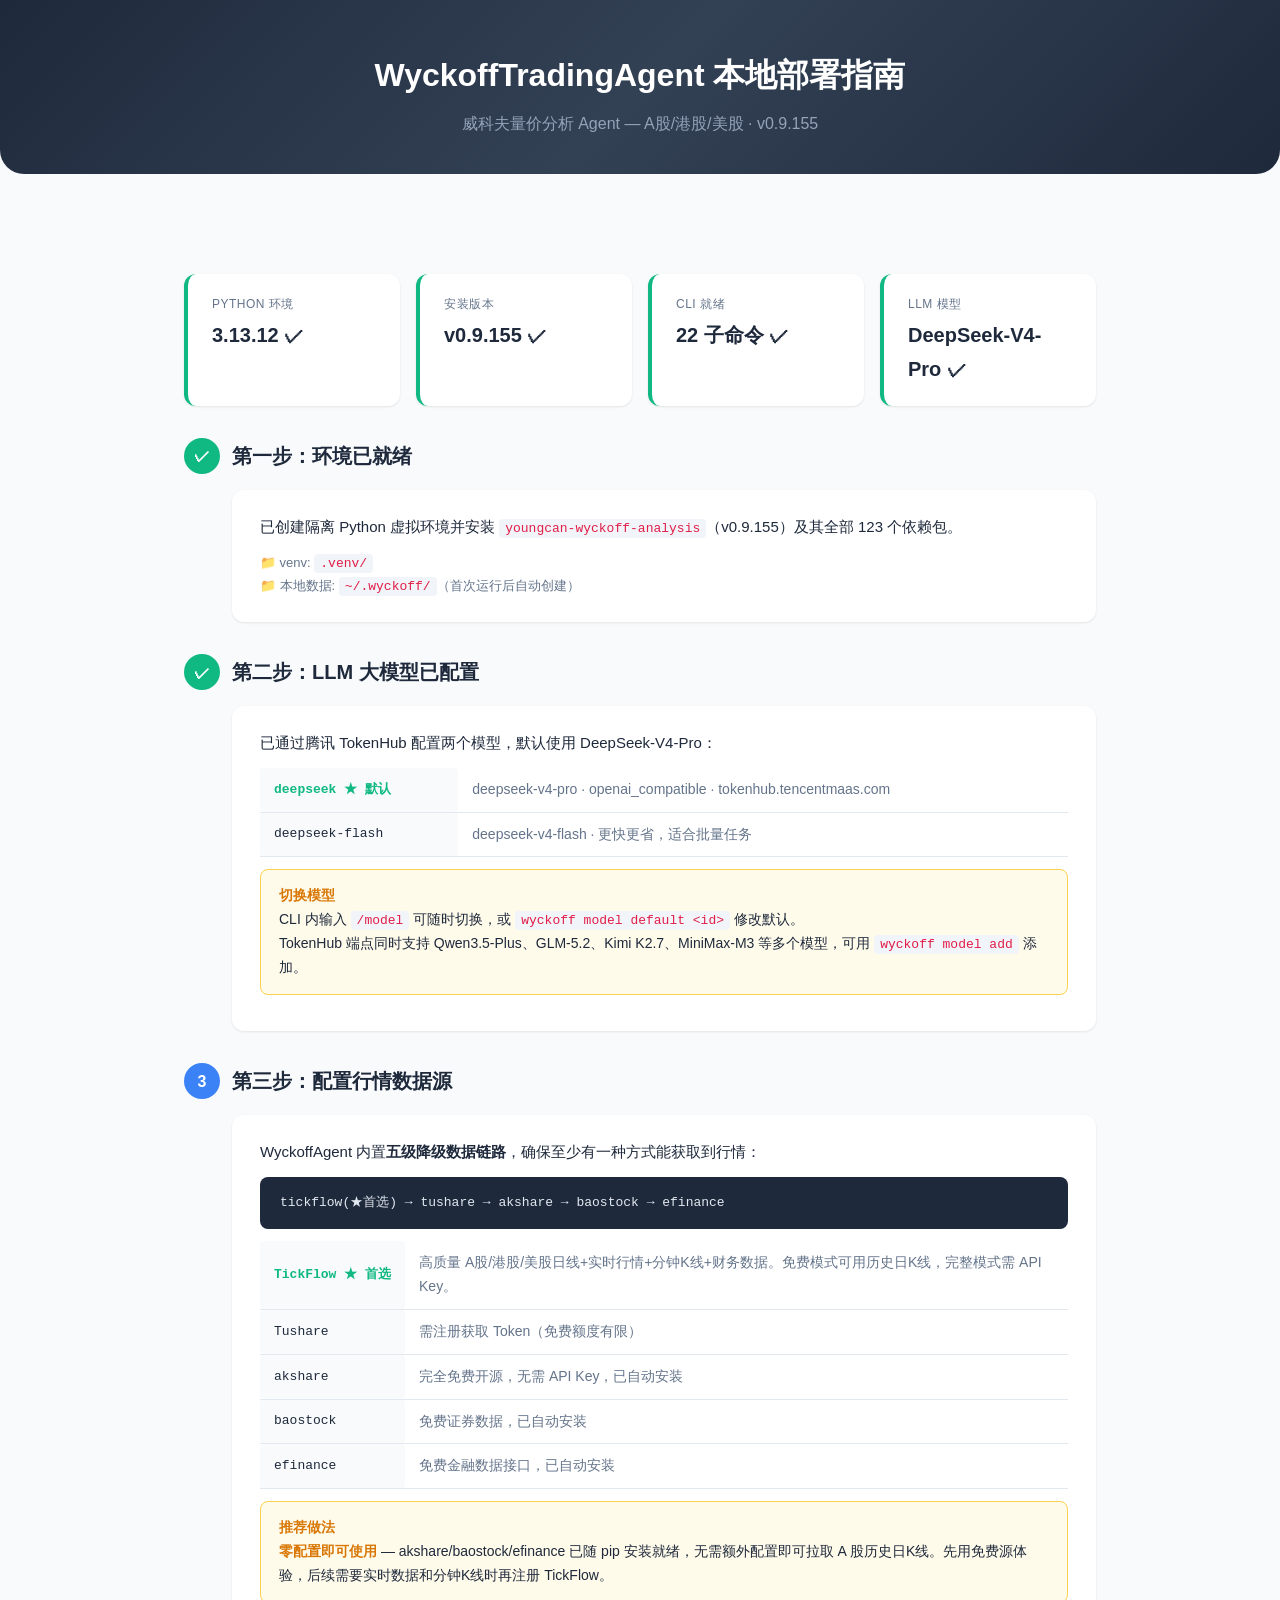
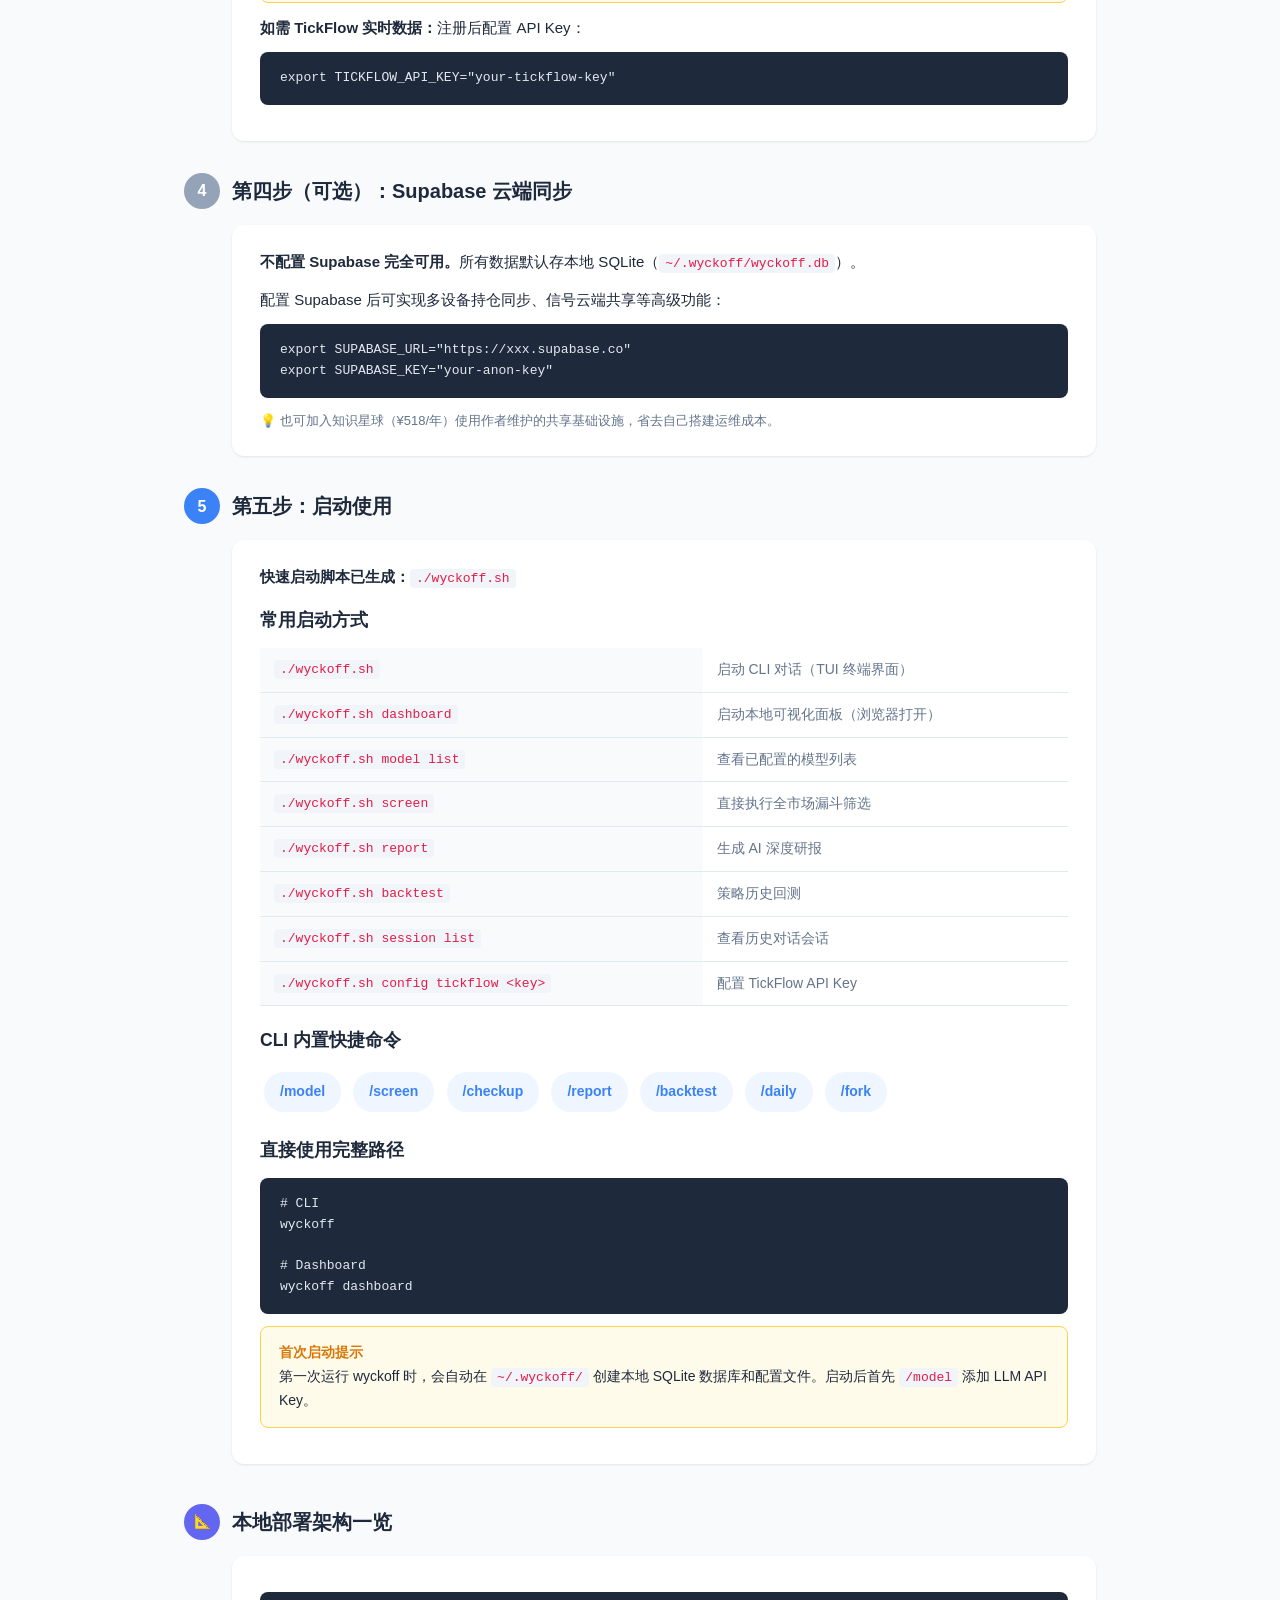
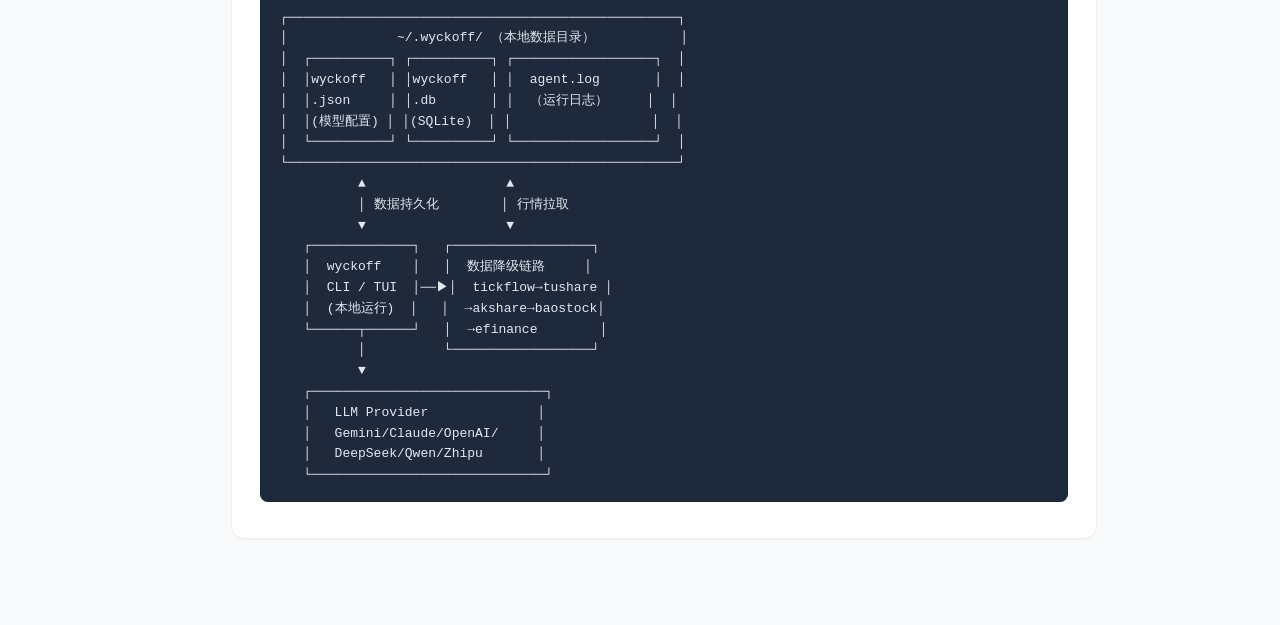
<file: wyckoff-guide.html>
<!DOCTYPE html>
<html lang="zh-CN">
<head>
<meta charset="UTF-8">
<meta name="viewport" content="width=device-width, initial-scale=1.0">
<title>WyckoffTradingAgent 本地部署指南</title>
<style>
  :root {
    --bg: #f8fafc;
    --card-bg: #ffffff;
    --text: #1e293b;
    --text-secondary: #64748b;
    --accent: #3b82f6;
    --accent-light: #eff6ff;
    --success: #10b981;
    --success-light: #ecfdf5;
    --warning: #f59e0b;
    --warning-light: #fffbeb;
    --danger: #ef4444;
    --danger-light: #fef2f2;
    --border: #e2e8f0;
    --shadow: 0 1px 3px rgba(0,0,0,.06), 0 1px 2px rgba(0,0,0,.04);
    --shadow-lg: 0 4px 24px rgba(0,0,0,.08);
    --radius: 12px;
    --font-mono: 'SF Mono', 'Fira Code', monospace;
  }
  * { margin:0; padding:0; box-sizing:border-box; }
  body {
    font-family: -apple-system, BlinkMacSystemFont, 'Segoe UI', sans-serif;
    background: var(--bg);
    color: var(--text);
    line-height: 1.7;
    font-size: 15px;
  }
  .container { max-width: 960px; margin:0 auto; padding: 60px 24px; }
  header {
    text-align: center;
    padding: 48px 0 36px;
    background: linear-gradient(135deg, #1e293b 0%, #334155 50%, #1e293b 100%);
    color: #fff;
    border-radius: 0 0 24px 24px;
    margin-bottom: 40px;
  }
  header h1 { font-size: 32px; font-weight: 700; margin-bottom: 8px; }
  header p { color: #94a3b8; font-size: 16px; }

  .status-bar {
    display: flex; gap: 16px; margin-bottom: 32px; flex-wrap: wrap;
  }
  .status-card {
    flex:1; min-width: 180px;
    background: var(--card-bg); border-radius: var(--radius);
    padding: 20px 24px; box-shadow: var(--shadow);
    border-left: 4px solid var(--accent);
  }
  .status-card .label { font-size: 12px; color: var(--text-secondary); text-transform: uppercase; letter-spacing: .5px; }
  .status-card .value { font-size: 20px; font-weight: 700; color: var(--text); margin-top: 4px; }
  .status-card.ok { border-left-color: var(--success); }
  .status-card.warn { border-left-color: var(--warning); }

  .step { margin-bottom: 32px; }
  .step-header {
    display: flex; align-items: center; gap: 12px;
    margin-bottom: 16px;
  }
  .step-num {
    width: 36px; height: 36px;
    border-radius: 50%;
    background: var(--accent);
    color: #fff;
    display: flex; align-items: center; justify-content: center;
    font-weight: 700; font-size: 16px;
    flex-shrink: 0;
  }
  .step-num.done { background: var(--success); }
  .step-title { font-size: 20px; font-weight: 700; }
  .step-body {
    background: var(--card-bg);
    border-radius: var(--radius);
    padding: 24px 28px;
    box-shadow: var(--shadow);
    margin-left: 48px;
  }
  .step-body p { margin-bottom: 12px; }
  .step-body p:last-child { margin-bottom: 0; }

  pre {
    background: #1e293b;
    color: #e2e8f0;
    padding: 16px 20px;
    border-radius: 8px;
    font-family: var(--font-mono);
    font-size: 13px;
    overflow-x: auto;
    margin: 12px 0;
    line-height: 1.6;
  }
  code {
    background: #f1f5f9;
    color: #e11d48;
    padding: 2px 6px;
    border-radius: 4px;
    font-family: var(--font-mono);
    font-size: 13px;
  }
  pre code { background: none; color: inherit; padding: 0; }

  .warning {
    background: var(--warning-light);
    border: 1px solid #fcd34d;
    border-radius: 8px;
    padding: 14px 18px;
    margin: 12px 0;
    font-size: 14px;
  }
  .warning strong { color: #d97706; }

  .provider-grid {
    display: grid; grid-template-columns: repeat(auto-fill, minmax(240px, 1fr));
    gap: 12px; margin: 12px 0;
  }
  .provider-card {
    background: var(--card-bg);
    border: 1px solid var(--border);
    border-radius: 8px; padding: 16px;
  }
  .provider-card h4 { font-size: 15px; margin-bottom: 4px; }
  .provider-card .api { font-size: 12px; color: var(--text-secondary); }
  .provider-card .env { font-size: 12px; font-family: var(--font-mono); color: var(--accent); margin-top: 6px; }

  .cmd-table { width:100%; border-collapse:collapse; margin:12px 0; }
  .cmd-table td { padding: 10px 14px; border-bottom: 1px solid var(--border); }
  .cmd-table td:first-child {
    font-family: var(--font-mono); font-size: 13px;
    background: #f8fafc; border-radius: 4px; white-space: nowrap;
  }
  .cmd-table td:last-child { color: var(--text-secondary); font-size: 14px; }

  .shortcut {
    display: inline-flex; align-items: center; gap:6px;
    background: var(--accent-light); color: var(--accent);
    padding: 8px 16px; border-radius: 24px;
    font-size: 14px; font-weight: 600; margin: 4px;
  }
</style>
</head>
<body>

<header>
  <h1>WyckoffTradingAgent 本地部署指南</h1>
  <p>威科夫量价分析 Agent — A股/港股/美股 · v0.9.155</p>
</header>

<div class="container">

<!-- ====== STATUS ====== -->
<div class="status-bar">
  <div class="status-card ok">
    <div class="label">Python 环境</div>
    <div class="value">3.13.12 ✓</div>
  </div>
  <div class="status-card ok">
    <div class="label">安装版本</div>
    <div class="value">v0.9.155 ✓</div>
  </div>
  <div class="status-card ok">
    <div class="label">CLI 就绪</div>
    <div class="value">22 子命令 ✓</div>
  </div>
  <div class="status-card ok">
    <div class="label">LLM 模型</div>
    <div class="value">DeepSeek-V4-Pro ✓</div>
  </div>
</div>

<!-- ====== STEP 1 ====== -->
<div class="step">
  <div class="step-header">
    <span class="step-num done">✓</span>
    <span class="step-title">第一步：环境已就绪</span>
  </div>
  <div class="step-body">
    <p>已创建隔离 Python 虚拟环境并安装 <code>youngcan-wyckoff-analysis</code>（v0.9.155）及其全部 123 个依赖包。</p>
    <p style="color:var(--text-secondary);font-size:13px;">
      📁 venv: <code>.venv/</code><br>
      📁 本地数据: <code>~/.wyckoff/</code>（首次运行后自动创建）
    </p>
  </div>
</div>

<!-- ====== STEP 2 ====== -->
<div class="step">
  <div class="step-header">
    <span class="step-num done">✓</span>
    <span class="step-title">第二步：LLM 大模型已配置</span>
  </div>
  <div class="step-body">
    <p>已通过腾讯 TokenHub 配置两个模型，默认使用 DeepSeek-V4-Pro：</p>

    <table class="cmd-table">
      <tr><td style="color:var(--success);font-weight:600;">deepseek ★ 默认</td><td>deepseek-v4-pro · openai_compatible · tokenhub.tencentmaas.com</td></tr>
      <tr><td>deepseek-flash</td><td>deepseek-v4-flash · 更快更省，适合批量任务</td></tr>
    </table>

    <div class="warning">
      <strong>切换模型</strong><br>
      CLI 内输入 <code>/model</code> 可随时切换，或 <code>wyckoff model default &lt;id&gt;</code> 修改默认。<br>
      TokenHub 端点同时支持 Qwen3.5-Plus、GLM-5.2、Kimi K2.7、MiniMax-M3 等多个模型，可用 <code>wyckoff model add</code> 添加。
    </div>
  </div>
</div>

<!-- ====== STEP 3 ====== -->
<div class="step">
  <div class="step-header">
    <span class="step-num">3</span>
    <span class="step-title">第三步：配置行情数据源</span>
  </div>
  <div class="step-body">
    <p>WyckoffAgent 内置<strong>五级降级数据链路</strong>，确保至少有一种方式能获取到行情：</p>
    <pre><code>tickflow(★首选) → tushare → akshare → baostock → efinance</code></pre>

    <table class="cmd-table">
      <tr><td style="color:var(--success); font-weight:600;">TickFlow ★ 首选</td><td>高质量 A股/港股/美股日线+实时行情+分钟K线+财务数据。免费模式可用历史日K线，完整模式需 API Key。</td></tr>
      <tr><td>Tushare</td><td>需注册获取 Token（免费额度有限）</td></tr>
      <tr><td>akshare</td><td>完全免费开源，无需 API Key，已自动安装</td></tr>
      <tr><td>baostock</td><td>免费证券数据，已自动安装</td></tr>
      <tr><td>efinance</td><td>免费金融数据接口，已自动安装</td></tr>
    </table>

    <div class="warning">
      <strong>推荐做法</strong><br>
      <strong>零配置即可使用</strong> — akshare/baostock/efinance 已随 pip 安装就绪，无需额外配置即可拉取 A 股历史日K线。先用免费源体验，后续需要实时数据和分钟K线时再注册 TickFlow。
    </div>

    <p><strong>如需 TickFlow 实时数据：</strong>注册后配置 API Key：</p>
    <pre><code>export TICKFLOW_API_KEY="your-tickflow-key"</code></pre>
  </div>
</div>

<!-- ====== STEP 4 ====== -->
<div class="step">
  <div class="step-header">
    <span class="step-num" style="background:#94a3b8;">4</span>
    <span class="step-title">第四步（可选）：Supabase 云端同步</span>
  </div>
  <div class="step-body">
    <p><strong>不配置 Supabase 完全可用。</strong>所有数据默认存本地 SQLite（<code>~/.wyckoff/wyckoff.db</code>）。</p>
    <p>配置 Supabase 后可实现多设备持仓同步、信号云端共享等高级功能：</p>
    <pre><code>export SUPABASE_URL="https://xxx.supabase.co"
export SUPABASE_KEY="your-anon-key"</code></pre>
    <p style="color:var(--text-secondary);font-size:13px;">💡 也可加入知识星球（¥518/年）使用作者维护的共享基础设施，省去自己搭建运维成本。</p>
  </div>
</div>

<!-- ====== STEP 5 ====== -->
<div class="step">
  <div class="step-header">
    <span class="step-num">5</span>
    <span class="step-title">第五步：启动使用</span>
  </div>
  <div class="step-body">
    <p><strong>快速启动脚本已生成：</strong><code>./wyckoff.sh</code></p>

    <h3 style="margin:16px 0 8px;">常用启动方式</h3>
    <table class="cmd-table">
      <tr><td><code>./wyckoff.sh</code></td><td>启动 CLI 对话（TUI 终端界面）</td></tr>
      <tr><td><code>./wyckoff.sh dashboard</code></td><td>启动本地可视化面板（浏览器打开）</td></tr>
      <tr><td><code>./wyckoff.sh model list</code></td><td>查看已配置的模型列表</td></tr>
      <tr><td><code>./wyckoff.sh screen</code></td><td>直接执行全市场漏斗筛选</td></tr>
      <tr><td><code>./wyckoff.sh report</code></td><td>生成 AI 深度研报</td></tr>
      <tr><td><code>./wyckoff.sh backtest</code></td><td>策略历史回测</td></tr>
      <tr><td><code>./wyckoff.sh session list</code></td><td>查看历史对话会话</td></tr>
      <tr><td><code>./wyckoff.sh config tickflow &lt;key&gt;</code></td><td>配置 TickFlow API Key</td></tr>
    </table>

    <h3 style="margin:20px 0 8px;">CLI 内置快捷命令</h3>
    <div style="margin:12px 0;">
      <span class="shortcut">/model</span>
      <span class="shortcut">/screen</span>
      <span class="shortcut">/checkup</span>
      <span class="shortcut">/report</span>
      <span class="shortcut">/backtest</span>
      <span class="shortcut">/daily</span>
      <span class="shortcut">/fork</span>
    </div>

    <h3 style="margin:20px 0 8px;">直接使用完整路径</h3>
    <pre><code># CLI
wyckoff

# Dashboard
wyckoff dashboard</code></pre>

    <div class="warning">
      <strong>首次启动提示</strong><br>
      第一次运行 wyckoff 时，会自动在 <code>~/.wyckoff/</code> 创建本地 SQLite 数据库和配置文件。启动后首先 <code>/model</code> 添加 LLM API Key。
    </div>
  </div>
</div>

<!-- ====== ARCH OVERVIEW ====== -->
<div class="step" style="margin-top:40px;">
  <div class="step-header">
    <span style="width:36px;height:36px;border-radius:50%;background:#6366f1;color:#fff;display:flex;align-items:center;justify-content:center;font-weight:700;font-size:14px;flex-shrink:0;">📐</span>
    <span class="step-title">本地部署架构一览</span>
  </div>
  <div class="step-body" style="text-align:center;">
    <pre style="text-align:left;"><code>┌──────────────────────────────────────────────────┐
│              ~/.wyckoff/ （本地数据目录）           │
│  ┌──────────┐ ┌──────────┐ ┌──────────────────┐  │
│  │wyckoff   │ │wyckoff   │ │  agent.log       │  │
│  │.json     │ │.db       │ │  （运行日志）     │  │
│  │(模型配置) │ │(SQLite)  │ │                  │  │
│  └──────────┘ └──────────┘ └──────────────────┘  │
└──────────────────────────────────────────────────┘
          ▲                  ▲
          │ 数据持久化        │ 行情拉取
          ▼                  ▼
   ┌─────────────┐   ┌──────────────────┐
   │  wyckoff    │   │  数据降级链路     │
   │  CLI / TUI  │──▶│  tickflow→tushare │
   │  (本地运行)  │   │  →akshare→baostock│
   └──────┬──────┘   │  →efinance        │
          │          └──────────────────┘
          ▼
   ┌──────────────────────────────┐
   │   LLM Provider              │
   │   Gemini/Claude/OpenAI/     │
   │   DeepSeek/Qwen/Zhipu       │
   └──────────────────────────────┘</code></pre>
  </div>
</div>

</div>
</body>
</html>
</file>
